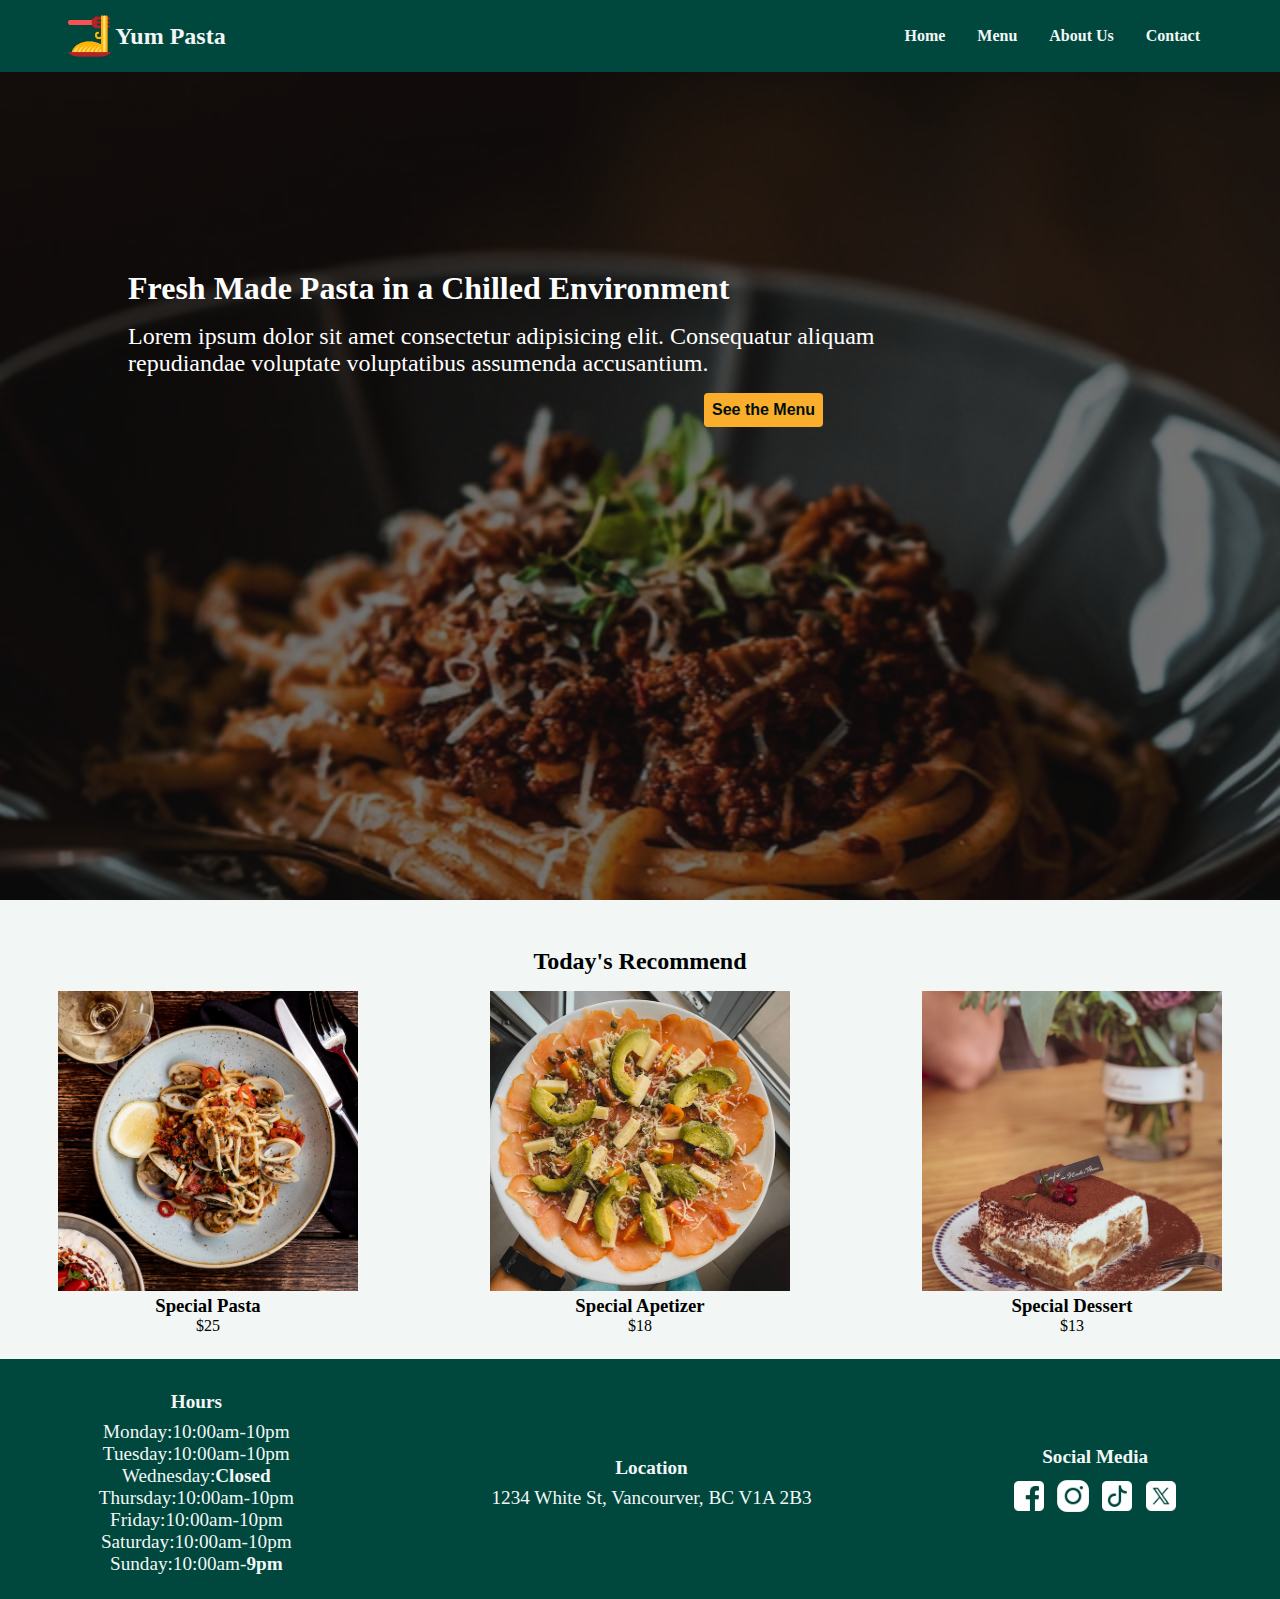
<file: index.html>
<!DOCTYPE html>
<html lang="en">
    <head>
        <meta charset="UTF-8">
        <meta name="viewport" content="width=device-width, initial-scale=1.0">
        <title>yum-pasta</title>
        <link rel="icon" type="image/png" href="./imgs/favicon.png">
        <link rel="stylesheet" href="./css/index.css">
        <link rel="stylesheet" href="./css/general.css">
    </head>

    <body>

        <!-- Hambuger-menu -->
        <div id="mobile-nav">
            <nav class="inner">
                <ul>
                    <li><a href="index.html">Home</a></li>
                    <li><a href="./pages/menu.html">Menu</a></li>
                    <li><a href="./pages/about.html">About Us</a></li>
                    <li><a href="./pages/contact.html">Contact</a></li>
                </ul>
            </nav>

            <div class="toggle">
                <span></span>
                <span></span>
                <span></span>
            </div>

            <div id="mask"></div>

            <main>
                <h1>Yum Pasta</h1>
            </main>
        </div>

        <!-- Normal-nav -->
        <div id="normal-nav">
            <div class="name">
                <a href="index.html">
                    <img src="./imgs/icon.png" alt="">                
                    <h1>Yum Pasta</h1>
                </a>
            </div>
    
            <div class="nav-container">
                <ul>
                    <li><a href="index.html">Home</a></li>
                    <li><a href="./pages/menu.html">Menu</a></li>
                    <li><a href="./pages/about.html">About Us</a></li>
                    <li><a href="./pages/contact.html">Contact</a></li>
                </ul>
            </div>
        </div>
        

        <!-- Hero -->
        <div id="hero">
            <div class="hero-content">
                <h3>Fresh Made Pasta in a Chilled Environment</h3>
                <p>Lorem ipsum dolor sit amet consectetur adipisicing elit. 
                    Consequatur aliquam repudiandae voluptate voluptatibus assumenda accusantium.</p>
                <input type="button" onclick="location.href='./pages/menu.html'" value="See the Menu">            
            </div>
        </div>



        <!-- Recommendation -->
        <section>
            <div class="recommend">
                <h2>Today's Recommend</h2>
                <div class="recommend-container">
                    <div class="recommend-item">
                        <img src="./imgs/pasta1.jpg" alt="special pasta">
                        <h3>Special Pasta</h3>
                        <p>$25</p>
                    </div>
                    <div class="recommend-item">
                        <img src="./imgs/apetizer.jpg" alt="special pasta">
                        <h3>Special Apetizer</h3>
                        <p>$18</p>
                    </div>
                    <div class="recommend-item">
                        <img src="./imgs/dessert.jpg" alt="special pasta">
                        <h3>Special Dessert</h3>
                        <p>$13</p>
                    </div>
                </div>    
            </div>
        </section>

        <!-- Footter -->
        <div class="footer-area">
            <div class="footer-lists">
                <div class="footer-item">
                    <p>Hours</p>
                    <ul>
                        <li>Monday:10:00am-10pm</li>
                        <li>Tuesday:10:00am-10pm</li>
                        <li>Wednesday:<strong>Closed</strong></li>
                        <li>Thursday:10:00am-10pm</li>
                        <li>Friday:10:00am-10pm</li>
                        <li>Saturday:10:00am-10pm</li>
                        <li>Sunday:10:00am-<strong>9pm</strong></li>
                    </ul>
                </div>
                <div class="footer-item">
                    <p>Location</p>
                    <p>1234 White St, Vancourver, BC V1A 2B3</p>
                </div>
                <div class="footer-item">
                    <p>Social Media</p>
                    <div class="sns">
                        <a href="#"><img src="./imgs/facebook-white.png" alt="facebook icon"></a>
                        <a href="#"><img src="./imgs/instagram-white.png" alt="instagram icon"></a>
                        <a href="#"><img src="./imgs/tiktok-white.png" alt="tiktok icon"></a>
                        <a href="#"><img src="./imgs/twitterx-white.png" alt="twitterx icon"></a>
                    </div>
                </div>
            </div>
        </div>

        <script src="./js/index.js"></script>
    </body>
</html>
</file>
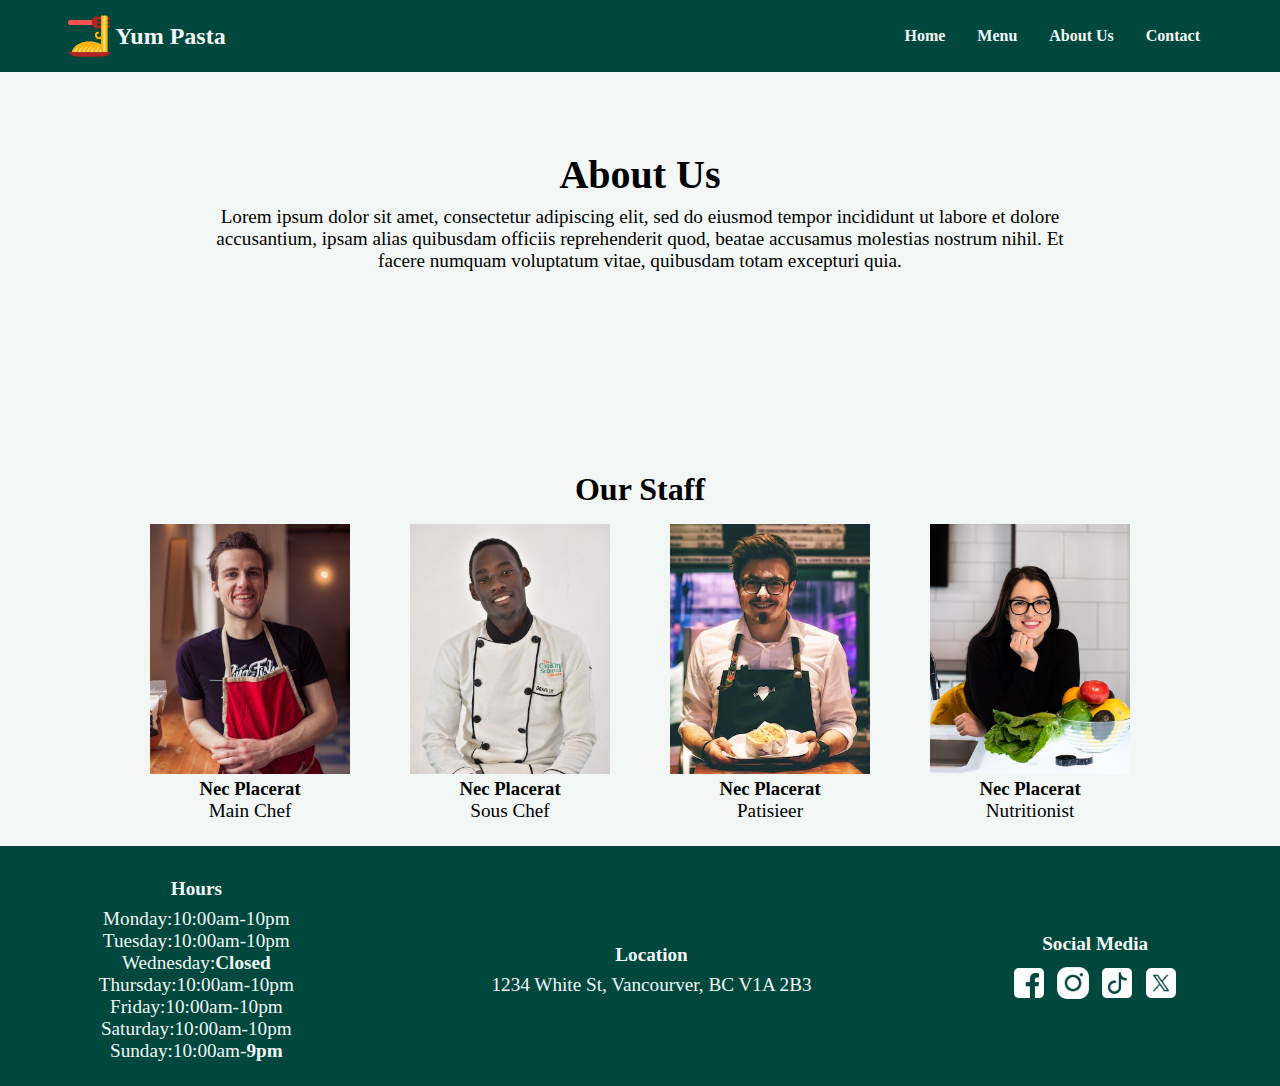
<file: pages/about.html>
<!DOCTYPE html>
<html lang="en">
    <head>
        <meta charset="UTF-8">
        <meta name="viewport" content="width=device-width, initial-scale=1.0">
        <title>About Us</title>
        <link rel="icon" type="image/png" href="../imgs/favicon.png">
        <link rel="stylesheet" href="../css/index.css">
        <link rel="stylesheet" href="../css/general.css">
        <link rel="stylesheet" href="../css/about.css">
    </head>

    <body>

        <!-- Hambuger-menu -->
        <div id="mobile-nav">
            <nav class="inner">
                <ul>
                    <li><a href="../index.html">Home</a></li>
                    <li><a href="./menu.html">Menu</a></li>
                    <li><a href="./about.html">About Us</a></li>
                    <li><a href="./contact.html">Contact</a></li>
                </ul>
            </nav>

            <div class="toggle">
                <span></span>
                <span></span>
                <span></span>
            </div>

            <div id="mask"></div>

            <main>
                <p>Yum Pasta</p>
            </main>
        </div>

        <!-- Normal-nav -->
        <div id="normal-nav">
            <div class="name">
                <a href="../index.html">
                    <img src="../imgs/icon.png" alt="">                
                    <p>Yum Pasta</p>
                </a>
            </div>
    
            <div class="nav-container">
                <ul>
                    <li><a href="../index.html">Home</a></li>
                    <li><a href="./menu.html">Menu</a></li>
                    <li><a href="./about.html">About Us</a></li>
                    <li><a href="./contact.html">Contact</a></li>
                </ul>
            </div>
        </div>        

        <!-- About Us -->
        <div class="about-us">
            <section class="concept-container">
                <div class="concept-item text">
                    <h1>About Us</h1>
                    <p>Lorem ipsum dolor sit amet, consectetur adipiscing elit, 
                        sed do eiusmod tempor incididunt ut labore et 
                        dolore accusantium, ipsam alias quibusdam officiis reprehenderit quod, 
                        beatae accusamus molestias nostrum nihil. 
                        Et facere numquam voluptatum vitae, quibusdam 
                        totam excepturi quia. 
                    </p>
                </div>
            </section>

            <section class="staff">
                <h2>Our Staff</h2>
                <div class="staff-container">
                    <div class="staff-item">
                        <img src="../imgs/about/staff1.jpg" alt="">
                        <h3>Nec Placerat</h3>
                        <p>Main Chef</p>
                    </div>
                    <div class="staff-item">
                        <img src="../imgs/about/staff2.jpg" alt="">
                        <h3>Nec Placerat</h3>
                        <p>Sous Chef</p>
                    </div>
                    <div class="staff-item">
                        <img src="../imgs/about/staff3.jpg" alt="">
                        <h3>Nec Placerat</h3>
                        <p>Patisieer</p>
                    </div>
                    <div class="staff-item">
                        <img src="../imgs/about/staff4.jpg" alt="">
                        <h3>Nec Placerat</h3>
                        <p>Nutritionist</p>
                    </div>    
                </div>
            </section>
        </div>

        <!-- Footter -->
        <div class="footer-area">
            <div class="footer-lists">
                <div class="footer-item">
                    <p>Hours</p>
                    <ul>
                        <li>Monday:10:00am-10pm</li>
                        <li>Tuesday:10:00am-10pm</li>
                        <li>Wednesday:<strong>Closed</strong></li>
                        <li>Thursday:10:00am-10pm</li>
                        <li>Friday:10:00am-10pm</li>
                        <li>Saturday:10:00am-10pm</li>
                        <li>Sunday:10:00am-<strong>9pm</strong></li>
                    </ul>
                </div>
                <div class="footer-item">
                    <p>Location</p>
                    <p>1234 White St, Vancourver, BC V1A 2B3</p>
                </div>
                <div class="footer-item">
                    <p>Social Media</p>
                    <div class="sns">
                        <a href="#"><img src="../imgs/facebook-white.png" alt="facebook icon"></a>
                        <a href="#"><img src="../imgs/instagram-white.png" alt="instagram icon"></a>
                        <a href="#"><img src="../imgs/tiktok-white.png" alt="tiktok icon"></a>
                        <a href="#"><img src="../imgs/twitterx-white.png" alt="twitterx icon"></a>
                    </div>
                </div>
            </div>
        </div>

        
        <script src="../js/index.js"></script>
    </body>
</html>
</file>
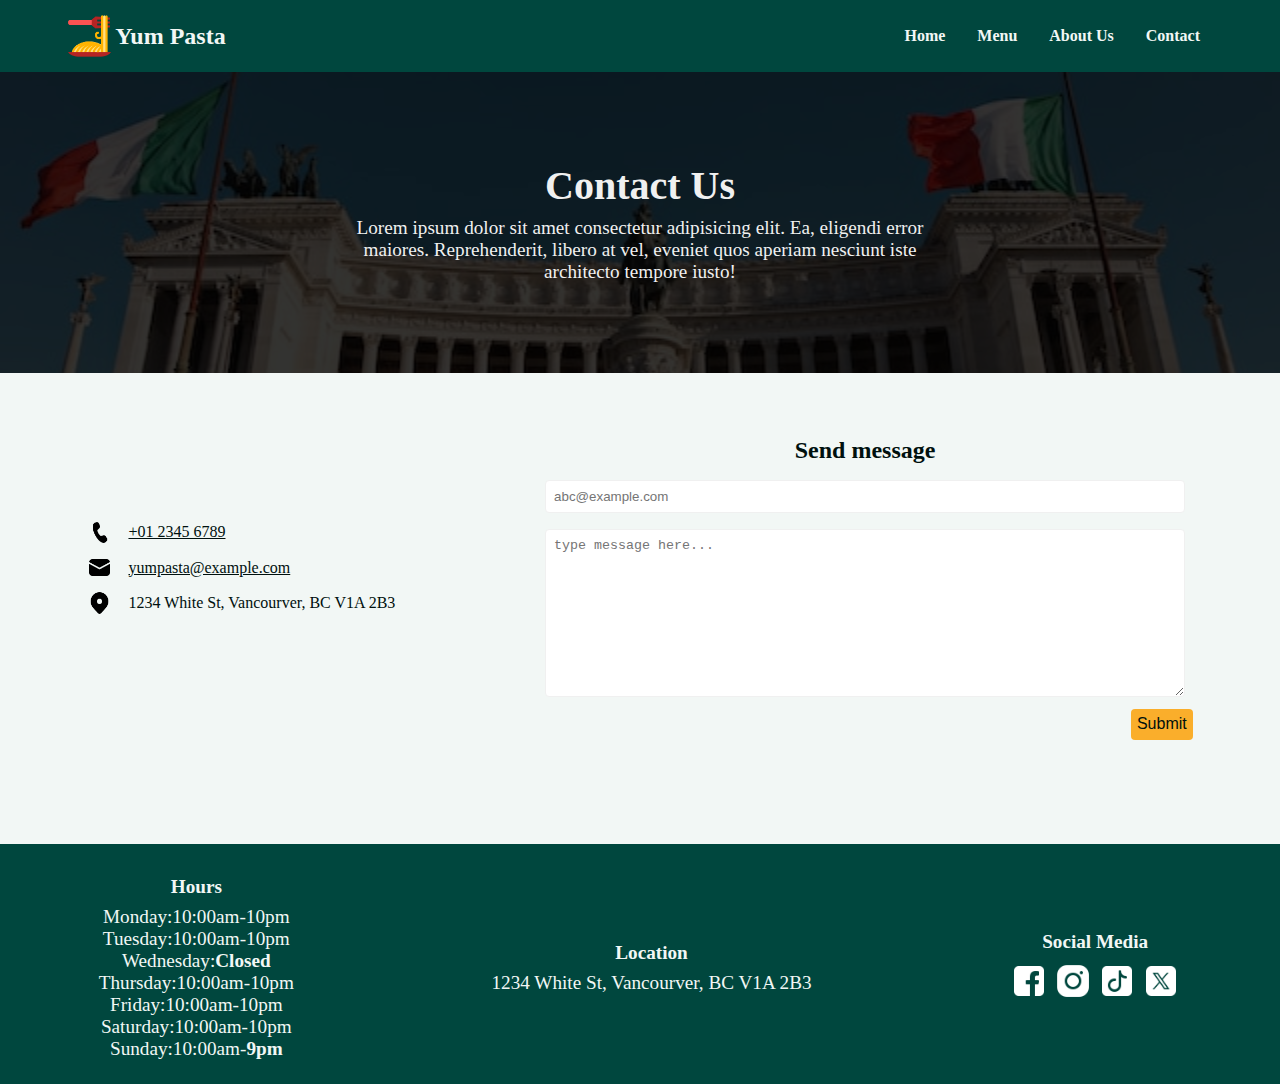
<file: pages/contact.html>
<!DOCTYPE html>
<html lang="en">
    <head>
        <meta charset="UTF-8">
        <meta name="viewport" content="width=device-width, initial-scale=1.0">
        <title>Contact</title>
        <link rel="icon" type="image/png" href="../imgs/favicon.png">
        <link rel="stylesheet" href="../css/index.css">
        <link rel="stylesheet" href="../css/general.css">
        <link rel="stylesheet" href="../css/contact.css">

    </head>

    <body>

        <!-- Hambuger-menu -->
        <div id="mobile-nav">
            <nav class="inner">
                <ul>
                    <li><a href="../index.html">Home</a></li>
                    <li><a href="./menu.html">Menu</a></li>
                    <li><a href="./about.html">About Us</a></li>
                    <li><a href="./contact.html">Contact</a></li>
                </ul>
            </nav>

            <div class="toggle">
                <span></span>
                <span></span>
                <span></span>
            </div>

            <div id="mask"></div>

            <main>
                <p>Yum Pasta</p>
            </main>
        </div>

        <!-- Normal-nav -->
        <div id="normal-nav">
            <div class="name">
                <a href="../index.html">
                    <img src="../imgs/icon.png" alt="">                
                    <p>Yum Pasta</p>
                </a>
            </div>
    
            <div class="nav-container">
                <ul>
                    <li><a href="../index.html">Home</a></li>
                    <li><a href="./menu.html">Menu</a></li>
                    <li><a href="./about.html">About Us</a></li>
                    <li><a href="./contact.html">Contact</a></li>
                </ul>
            </div>
        </div>        

        <!-- Contact -->
        <section>
            <div class="contact">
                <div class="contact-title">
                    <h1>Contact Us</h1>
                    <p>Lorem ipsum dolor sit amet consectetur adipisicing elit. 
                        Ea, eligendi error maiores. Reprehenderit, libero at vel, 
                        eveniet quos aperiam nesciunt iste architecto tempore iusto!
                    </p>    
                </div>
                <div class="contact-info">
                    <div class="contact-container link">
                        <div class="contact-item">
                            <img src="../imgs/contact/phone.png" alt="phone">
                            <p><a href="tel:+0123456789" id="phone">+01 2345 6789</a></p>
                        </div>
                        <div class="contact-item">
                            <img src="../imgs/contact/email.png" alt="email">
                            <p><a href="mailto:yumpasta@example.com">yumpasta@example.com</a></p>
                        </div>
                        <div class="contact-item">
                            <img src="../imgs/contact/map.png" alt="adress">
                            <p>1234 White St, Vancourver, BC V1A 2B3</p>
                        </div>
                    </div>
                    <div class="contact-container">
                        <form action="#">
                            <h2>Send message</h2>
                            <input type="email" name="email" id="email" placeholder="abc@example.com"><br>
                            <textarea name="textarea" id="textarea" cols="30" rows="10" placeholder="type message here..."></textarea><br>
                            <button type="submit" id="submit">Submit</button>
                        </form>
                    </div>
                </div>
            </div>
        </section>

        <!-- Footter -->
        <div class="footer-area">
            <div class="footer-lists">
                <div class="footer-item">
                    <p>Hours</p>
                    <ul>
                        <li>Monday:10:00am-10pm</li>
                        <li>Tuesday:10:00am-10pm</li>
                        <li>Wednesday:<strong>Closed</strong></li>
                        <li>Thursday:10:00am-10pm</li>
                        <li>Friday:10:00am-10pm</li>
                        <li>Saturday:10:00am-10pm</li>
                        <li>Sunday:10:00am-<strong>9pm</strong></li>
                    </ul>
                </div>
                <div class="footer-item">
                    <p>Location</p>
                    <p>1234 White St, Vancourver, BC V1A 2B3</p>
                </div>
                <div class="footer-item">
                    <p>Social Media</p>
                    <div class="sns">
                        <a href="#"><img src="../imgs/facebook-white.png" alt="facebook icon"></a>
                        <a href="#"><img src="../imgs/instagram-white.png" alt="instagram icon"></a>
                        <a href="#"><img src="../imgs/tiktok-white.png" alt="tiktok icon"></a>
                        <a href="#"><img src="../imgs/twitterx-white.png" alt="twitterx icon"></a>
                    </div>
                </div>
            </div>
        </div>

        
        <script src="../js/index.js"></script>
    </body>
</html>
</file>
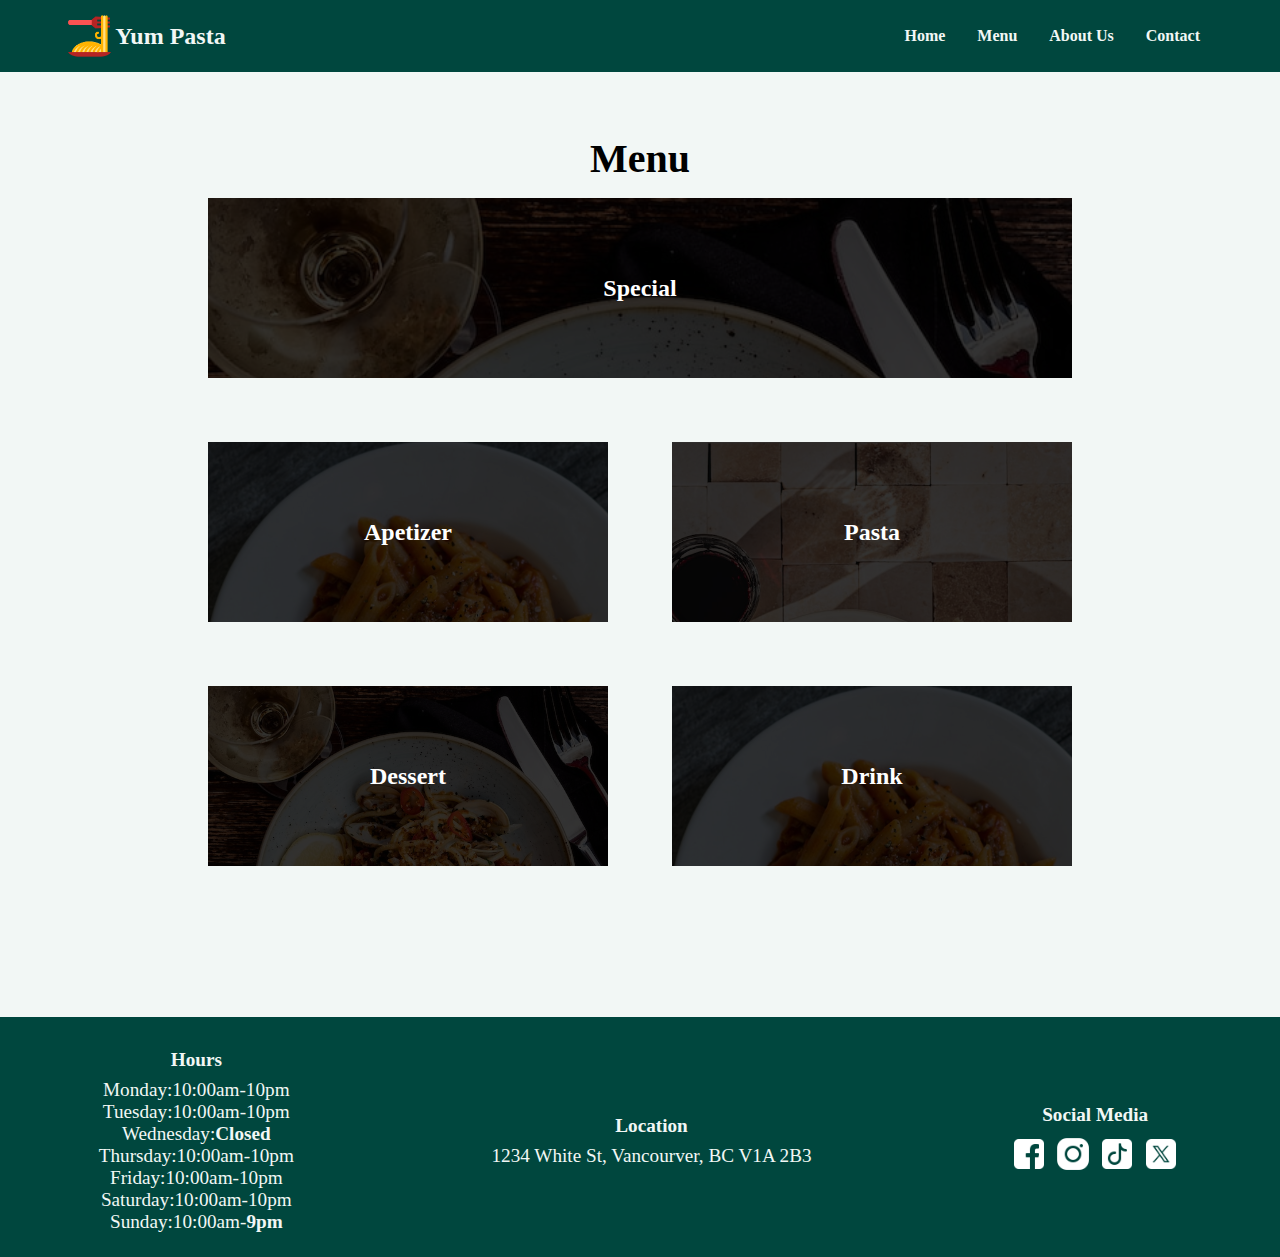
<file: pages/menu.html>
<!DOCTYPE html>
<html lang="en">
    <head>
        <meta charset="UTF-8">
        <meta name="viewport" content="width=device-width, initial-scale=1.0">
        <title>Menu</title>
        <link rel="icon" type="image/png" href="../imgs/favicon.png">
        <link rel="stylesheet" href="../css/index.css">
        <link rel="stylesheet" href="../css/general.css">
        <link rel="stylesheet" href="../css/menu.css">
    </head>

    <body>

        <!-- Hambuger-menu -->
        <div id="mobile-nav">
            <nav class="inner">
                <ul>
                    <li><a href="../index.html">Home</a></li>
                    <li><a href="./menu.html">Menu</a></li>
                    <li><a href="./about.html">About Us</a></li>
                    <li><a href="./contact.html">Contact</a></li>
                </ul>
            </nav>

            <div class="toggle">
                <span></span>
                <span></span>
                <span></span>
            </div>

            <div id="mask"></div>

            <main>
                <p>Yum Pasta</p>
            </main>
        </div>

        <!-- Normal-nav -->
        <div id="normal-nav">
            <div class="name">
                <a href="../index.html">
                    <img src="../imgs/icon.png" alt="">                
                    <p>Yum Pasta</p>
                </a>
            </div>
    
            <div class="nav-container">
                <ul>
                    <li><a href="../index.html">Home</a></li>
                    <li><a href="./menu.html">Menu</a></li>
                    <li><a href="./about.html">About Us</a></li>
                    <li><a href="./contact.html">Contact</a></li>
                </ul>
            </div>
        </div>        

        <!-- Menu -->
        <section>
            <div class="menu-container">
                <h1>Menu</h1>
                <div class="menu-lists">
                    <section class="menu-item" onclick="jumpToPage('special.html')">
                        <h2>Special</h2>
                    </section>
                    <section class="menu-item" onclick="jumpToPage('special.html')">
                        <h2>Apetizer</h2>
                    </section>
                    <section class="menu-item" onclick="jumpToPage('special.html')">
                        <h2>Pasta</h2>
                    </section>
                    <section class="menu-item" onclick="jumpToPage('special.html')">
                        <h2>Dessert</h2>
                    </section>
                    <section class="menu-item" onclick="jumpToPage('special.html')">
                        <h2>Drink</h2>
                    </section>
                </div>
            </div>
        </section>
        
        <!-- Footter -->
        <div class="footer-area">
            <div class="footer-lists">
                <div class="footer-item">
                    <p>Hours</p>
                    <ul>
                        <li>Monday:10:00am-10pm</li>
                        <li>Tuesday:10:00am-10pm</li>
                        <li>Wednesday:<strong>Closed</strong></li>
                        <li>Thursday:10:00am-10pm</li>
                        <li>Friday:10:00am-10pm</li>
                        <li>Saturday:10:00am-10pm</li>
                        <li>Sunday:10:00am-<strong>9pm</strong></li>
                    </ul>
                </div>
                <div class="footer-item">
                    <p>Location</p>
                    <p>1234 White St, Vancourver, BC V1A 2B3</p>
                </div>
                <div class="footer-item">
                    <p>Social Media</p>
                    <div class="sns">
                        <a href="#"><img src="../imgs/facebook-white.png" alt="facebook icon"></a>
                        <a href="#"><img src="../imgs/instagram-white.png" alt="instagram icon"></a>
                        <a href="#"><img src="../imgs/tiktok-white.png" alt="tiktok icon"></a>
                        <a href="#"><img src="../imgs/twitterx-white.png" alt="twitterx icon"></a>
                    </div>
                </div>
            </div>
        </div>

        <script src="../js/index.js"></script>
    </body>
</html>
</file>
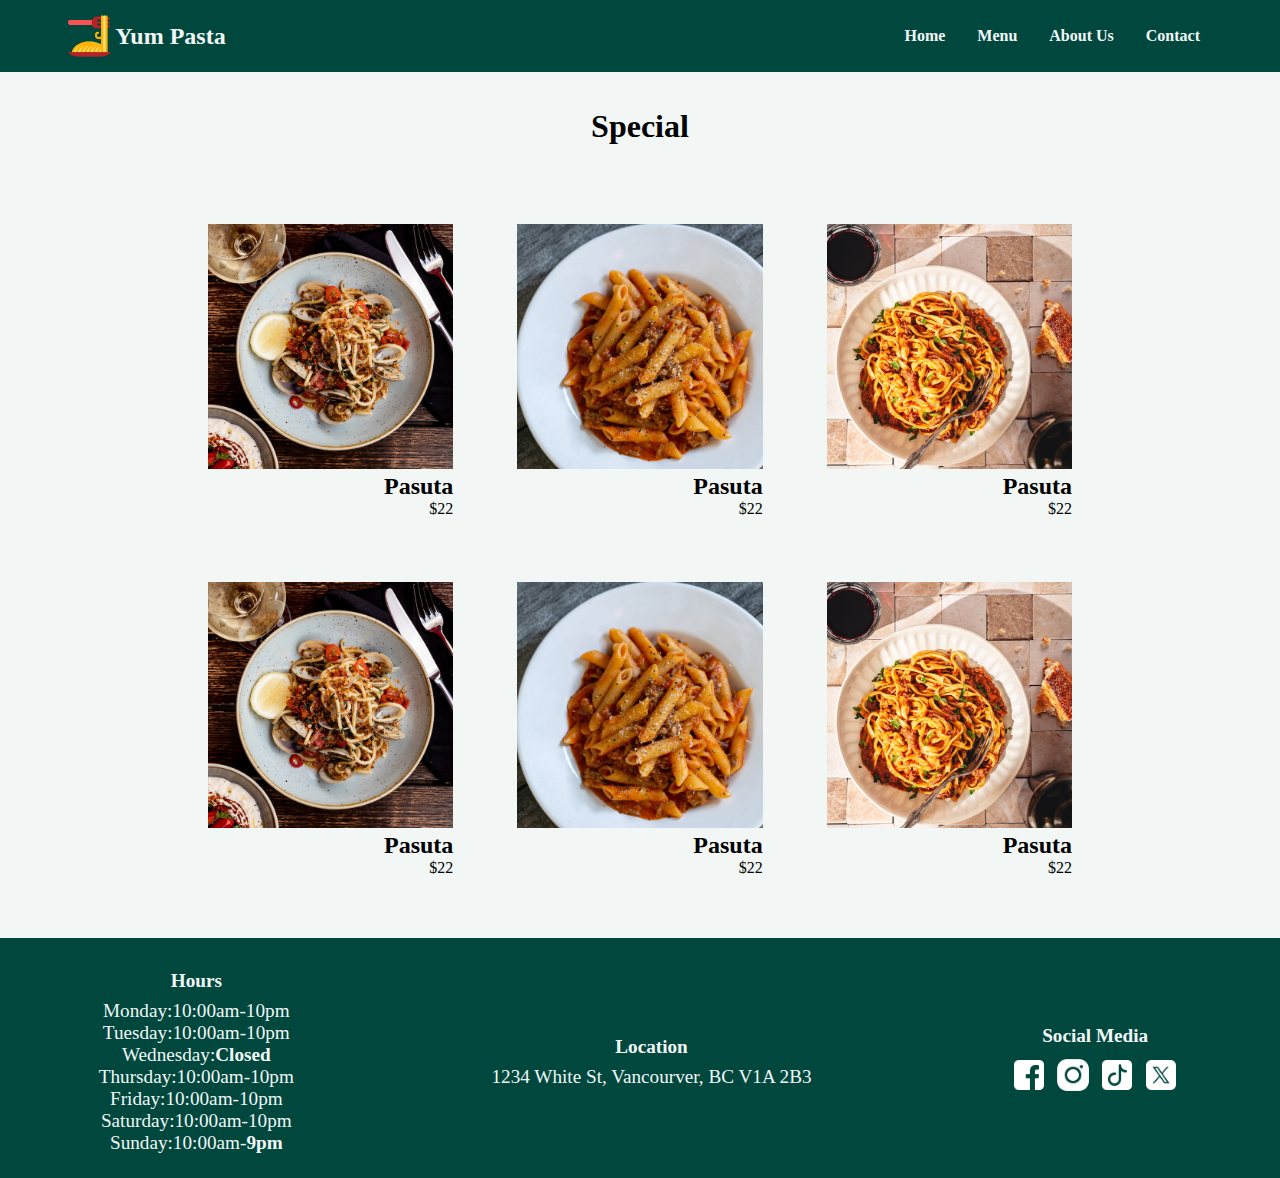
<file: pages/special.html>
<!DOCTYPE html>
<html lang="en">
    <head>
        <meta charset="UTF-8">
        <meta name="viewport" content="width=device-width, initial-scale=1.0">
        <title>Special Menu</title>
        <link rel="icon" type="image/png" href="../imgs/favicon.png">
        <link rel="stylesheet" href="../css/index.css">
        <link rel="stylesheet" href="../css/general.css">
        <link rel="stylesheet" href="../css/special.css">
    </head>

    <body>
        <!-- Hambuger-menu -->
        <div id="mobile-nav">
            <nav class="inner">
                <ul>
                    <li><a href="../index.html">Home</a></li>
                    <li><a href="./menu.html">Menu</a></li>
                    <li><a href="./about.html">About Us</a></li>
                    <li><a href="./contact.html">Contact</a></li>
                </ul>
            </nav>

            <div class="toggle">
                <span></span>
                <span></span>
                <span></span>
            </div>

            <div id="mask"></div>

            <main>
                <p>Yum Pasta</p>
            </main>
        </div>

        <!-- Normal-nav -->
        <div id="normal-nav">
            <div class="name">
                <a href="../index.html">
                    <img src="../imgs/icon.png" alt="">                
                    <p>Yum Pasta</p>
                </a>
            </div>
    
            <div class="nav-container">
                <ul>
                    <li><a href="../index.html">Home</a></li>
                    <li><a href="./menu.html">Menu</a></li>
                    <li><a href="./about.html">About Us</a></li>
                    <li><a href="./contact.html">Contact</a></li>
                </ul>
            </div>
        </div>        

        <!-- Special Menu -->
        <section class="special">
            <h1>Special</h1>
            <div class="item-container">
                <div class="item-card">
                    <img src="../imgs/pasta1.jpg" alt="special menu">
                    <h2>Pasuta</h2>
                    <p>$22</p>
                </div>
                <div class="item-card">
                    <img src="../imgs/pasta2.jpg" alt="special menu">
                    <h2>Pasuta</h2>
                    <p>$22</p>
                </div> 
                <div class="item-card">
                    <img src="../imgs/pasta3.jpg" alt="special menu">
                    <h2>Pasuta</h2>
                    <p>$22</p>
                </div> 
                <div class="item-card">
                    <img src="../imgs/pasta1.jpg" alt="special menu">
                    <h2>Pasuta</h2>
                    <p>$22</p>
                </div> 
                <div class="item-card">
                    <img src="../imgs/pasta2.jpg" alt="special menu">
                    <h2>Pasuta</h2>
                    <p>$22</p>
                </div> 
                <div class="item-card">
                    <img src="../imgs/pasta3.jpg" alt="special menu">
                    <h2>Pasuta</h2>
                    <p>$22</p>
                </div> 
            </div>
        </section>

        <!-- Footter -->
        <div class="footer-area">
            <div class="footer-lists">
                <div class="footer-item">
                    <p>Hours</p>
                    <ul>
                        <li>Monday:10:00am-10pm</li>
                        <li>Tuesday:10:00am-10pm</li>
                        <li>Wednesday:<strong>Closed</strong></li>
                        <li>Thursday:10:00am-10pm</li>
                        <li>Friday:10:00am-10pm</li>
                        <li>Saturday:10:00am-10pm</li>
                        <li>Sunday:10:00am-<strong>9pm</strong></li>
                    </ul>
                </div>
                <div class="footer-item">
                    <p>Location</p>
                    <p>1234 White St, Vancourver, BC V1A 2B3</p>
                </div>
                <div class="footer-item">
                    <p>Social Media</p>
                    <div class="sns">
                        <a href="#"><img src="../imgs/facebook-white.png" alt="facebook icon"></a>
                        <a href="#"><img src="../imgs/instagram-white.png" alt="instagram icon"></a>
                        <a href="#"><img src="../imgs/tiktok-white.png" alt="tiktok icon"></a>
                        <a href="#"><img src="../imgs/twitterx-white.png" alt="twitterx icon"></a>
                    </div>
                </div>
            </div>
        </div>

        <script src="../js/index.js"></script>
    </body>
</html>
</file>
<file: css/index.css>
/* Hero */
@keyframes fadeIn {
    from {
        opacity: 0;
    }
    to {
        opacity: 1;
    }
}

@keyframes zoomIn {
    0% {
        transform: scale(1);
    }
    100% {
        transform: scale(1.1);
    }
}

#hero {
    position: relative;
    height: 100vh;
    background: url(../imgs/hero.jpg);
    background-color: #333;
    background-size: cover;
    background-blend-mode: soft-light;
}

.hero-content {
    position: absolute;
    top: 20%;
    left: 10%;
    max-width: 60%;
    animation: fadeIn 2s ease-in-out;
}

.hero-content h3 {
    color: #fff;
    font-size: 1.5rem;
    margin-bottom: 1rem;
}

.hero-content p {
    color: #fff;
    font-size: 1.2rem;
    margin-bottom: 1rem;
}

.hero-content input {
    padding: .5rem;
    border: none;
    border-radius: 4px;
    font-weight: 800;
    background-color: var(--secondary-color);
    color: var(--font-color);
}

.hero-content input:hover {
    background-color: var(--body-color);
    color: var(--font-color);
}

/* Recommendation */
.recommend h2 {
    text-align: center;
    font-size: 1.5rem;
    padding: 3rem 0 1rem 0;
}

.recommend-container {
    display: grid;
    grid-template-columns: repeat(auto-fit, minmax(300px, 1fr));
    gap: 1rem;
}

.recommend-item {
    text-align: center;
    padding-bottom: 1.5rem;
}

.recommend-item img {
    width: 300px;
    height: 300px;
    object-position: center center;
    object-fit: cover;
}

.recommend-item img:hover {
    animation: zoomIn 0.5s ease-in-out forwards;
}

/* For Tablet */

@media screen and (min-width: 768px) {
    #hero {
        background-position: left center;
    }

    .hero-content {
        top: 15%;
        left: 10%;
        max-width: 60%;
    }

    .hero-content h3 {
        font-size: 2rem;
    }

    .hero-content p {
        font-size: 1.5rem;
    }

    .hero-content input {
        font-size: 1rem;
    }
}

/* For Desktop */
@media only screen and (min-width: 992px) {
    .hero-content input {
        margin-left: 45vw;
    }

    .hero-content {
        position: absolute;
        top: 30%;
        left: 10%;
        max-width: 60%;
    }
}
</file>
<file: css/general.css>
* {
    margin: 0;
    padding: 0;
    box-sizing: border-box;
}

html {
    --body-color: #f2f7f5;
    --primary-color: #00473e;
    --secondary-color: #faae2b;
    --font-color: #00100e;

    /* fdfbed feda78 f77f00 0c0a0a */
}

body {
    background-color: var(--body-color);
}

ul {
    list-style: none;
    margin: 0;
    padding: 0;
    color: var(--body-color);
}


/* Hambarger Menu */
nav {
    display: block;
    width: 40vw;
    position: fixed;
    background-color: var(--body-color);
    top: 0;
    left: -300px;
    bottom: 0;
    transition: all 0.5s;
    z-index: 3;
    opacity: 0;
}

.open nav {
    left: 0;
    opacity: 1;
}

nav .inner {
    padding: 1rem;
}

.inner li {
    margin: 0;
    border-bottom: 1px solid var(--font-color);
}

.inner a {
    display: block;
    text-decoration: none;
    color: var(--font-color);
    font-size: 1rem;
    padding: 1rem;
    transition-duration: 0.2s;
}

.inner a:hover {
    background-color: #faae2b93;
}

/* Toggle */
.toggle {
    display: block;
    position: fixed;
    top: 20px;
    right: 30px;
    width: 30px;
    height: 30px;
    z-index: 3;
    cursor: pointer;
}

.toggle span {
    position: absolute;
    display: block;
    left: 0;
    width: 30px;
    height: 2px;
    background-color: var(--secondary-color);
    transition: all 0.5s;
    border-radius: 4px;
}

.toggle span:nth-child(1) {
    top: 4px;
}

.toggle span:nth-child(2) {
    top: 14px;
}

.toggle span:nth-child(3) {
    bottom: 4px;
}

.open .toggle span {
    background-color: var(--body-color);
}

.open .toggle span:nth-child(1) {
    transform: translateY(10px) rotate(-315deg);
}

.open .toggle span:nth-child(2) {
    opacity: 0;
}

.open .toggle span:nth-child(3) {
    transform: translateY(-10px) rotate(315deg);
}

/* Mask */
#mask {
    display: none;
    transition: all 0.5s;
}

.open #mask {
    display: block;
    background-color: #000;
    width: 100%;
    height: 100%;
    top: 0;
    left: 0;
    position: fixed;
    opacity: 0.8;
    cursor: pointer;
}

main {
    background-color: var(--primary-color);
    height: 7vh;
    padding: 1rem;
}

main h1 {
    text-align: center;
    color: var(--body-color);
}

main p {
    font-size: 1.5rem;
    text-align: center;
    color: var(--body-color);
}

/* Normal nav */
#normal-nav {
    display: none;
    width: 100vw;
    background-color: var(--primary-color);
    position: fixed;
    top: 0;
    left: 0;
    z-index: 3;
}

#normal-nav p {
    font-size: 1.5rem;
    font-weight: 800;
    text-align: center;
    color: var(--body-color);
}

/* Footer */
.footer-area {
    background-color: var(--primary-color);
    text-align: center;
}

.footer-item {
    padding: 1.5rem;
}

.footer-item p:first-child {
    margin: 0.5rem;
    font-weight: 600;
    font-size: 1.2rem;
}

.footer-item p {
    color: var(--body-color);
}

.sns img {
    width: 40px;
}

/* For Tablet */
@media only screen and (min-width: 768px) {
    #normal-nav {
        display: flex;
        justify-content: space-between;
        align-items: center;
        padding: 0 5vw;
        height: max-content;
        line-height: 8vh;
        background-color: var(--primary-color);
    }

    #normal-nav h1 {
        color: var(--body-color);    
    }

    #normal-nav a {
        text-decoration: none;
        color: var(--body-color);    
    }

    #normal-nav a:hover {
        color: var(--font-color);
    }

    .name a {
        display: flex;
        justify-content: center;
        align-items: center;
    }

    .name img {
        width: 4vw;
    }

    .name h1 {
        font-size: 1.5rem;
    }

    .nav-container ul {
        display: flex;
    }

    .nav-container li {
        cursor: pointer;
        height: 100%;
        padding: 0 1rem;
        transition: .4s;
        font-weight: 800;
    }

    .nav-container li a{
        display: inline-block;
        height: 100%;
    }

    .nav-container li:hover {
        background-color: var(--body-color);
        color: var(--font-color);
    }

    .toggle {
        display: none;
    }

    main {
        display: none;
    }
} 


/* For Desktop */
@media only screen and (min-width: 992px) {
    /* Footer */
    .footer-lists {
        display: flex;
        justify-content: space-around;
        align-items: center;
    }

    .footer-item li,
    .footer-item p {
        font-size: 1.2rem;
    }
}
</file>
<file: css/about.css>
/* About Us */
@keyframes slideInFromBottom {
    0% {
        transform: translateY(100%);
        opacity: 0;
    }
    100% {
        transform: translateY(0);
        opacity: 1;
    }
}

/* Concept section */
.concept-container {
    padding: 1rem 0;
    text-align: center;
    animation: slideInFromBottom 1.5s ease-in-out 0.3s 1 normal both paused;
}

.concept-item h1 {
    text-align: center;
    font-size: 1.5rem;
}

.text {
    padding: 1rem;
}

.text p {
    margin-top: .5rem;
}

/* Staff section */
.staff {
    padding: 1rem 0;
}

.staff h2 {
    text-align: center;
    font-size: 1.2rem;
    padding: 3rem 0 1rem 0;
}

.staff-container {
    display: grid;
    grid-template-columns: repeat(auto-fit, minmax(200px, 1fr));
    gap: 1rem;
}

.staff-item {
    text-align: center;
    padding-bottom: 1.5rem;
}

.staff-container img {
    width: 200px;
    height: 250px;
    object-position: center top;
    object-fit: cover;
}


/* For Tablet */
@media screen and (min-width: 768px) {
    .concept-container {
        padding: 10vh 10vw;
    }
    
    .staff {
        padding: 0 10vw;
    }
}

/* For Desktop */
@media only screen and (min-width: 992px) {
    p {
        font-size: 1.2rem;
    }

    .concept-container {
        padding: 15vh 15vw;
    }

    .concept-item h1 {
        font-size: 2.5rem;
    }

    .staff h2 {
        font-size: 2rem;
    }
}
</file>
<file: css/contact.css>
/* Contact */

.contact-title {
    padding: 5vh 10vw;
    text-align: center;
    background-image: url(../imgs/about/concept1.jpg);
    background-color: #333;
    background-size: cover;
    background-blend-mode: multiply;
    background-position: center center;
    color: #f0f0f0;
}

.contact-title h1 {
    margin-bottom: 0.5rem;
    font-size: 1.5rem;
}

/* Contact info */
.contact-info {
    display: block;
    margin: 2rem 1rem;
}

.contact-container {
    width: max-content;
    margin: 0 auto;
}

.contact-item {
    display: flex;
    text-align: center;
    align-items: center;
    margin-bottom: .6rem;
}

.contact-item img {
    width: 6vw;
    margin-right: 1rem;
}

.contact-item a {
    list-style: none;
    color: var(--font-color);
}

.contact-item p {
    color: var(--font-color);
}

/* Contact form */
.contact-container form {
    display: block;
    margin-top: 2rem;
}

form h2, input, textarea {
    margin: .5rem;
}

form h2 {
    text-align: center;
    color: var(--font-color);
}

input, textarea {
    padding: 0.5rem;
    border: 1px solid #f0f0f0;
    border-radius: 4px;
    width: 70vw;
}

input:focus, 
textarea:focus {
    background-color: aliceblue;
    
}

button {
    padding: 0.4rem;
    background-color: var(--secondary-color);
    color: var(--font-color);
    border: none;
    border-radius: 4px;
    cursor: pointer;
    float: right;
}



/* For Tablet */

@media screen and (min-width: 768px) {
    .contact {
        padding: 8vh 0;
    }

    .contact-title {
        padding: 10vh 10vw;
    }

    .contact-item img {
        width: 4vw;
        margin-right: 1rem;
    }

    button {
        font-size: 1rem;
    }
}

/* For Desktop */
@media only screen and (min-width: 992px) {
    .contact-title h1 {
        font-size: 2.5rem;
    }

    .contact-title p {
        width: 60%;
        margin: 0 auto;
        font-size: 1.2rem;
    }

    /* Contact info */
    .contact-info {
        display: flex;
        justify-content: center;
        align-items: center;
    }

    .link {
        width: max-content;
    }

    .contact-item img {
        width: 2vw;
        margin-right: 1rem;
    }

    /* Contact form */
    input, textarea {
        width: 50vw;
    }
}
</file>
<file: css/menu.css>
/* Menu */
.menu-container {
    padding: 5vh 10vw;
}

.menu-container h1 {
    text-align: center;
}

.menu-lists {
    display: block;
}

.menu-item {
    margin: 1rem;
    min-height: 20vh;
    background-color: #333;
    background-size: cover;
    background-blend-mode: multiply;
    cursor: pointer;
    position: relative;
}

.menu-item h2 {
    text-align: center;
    padding: 25%;
    color: #fff;
    position: absolute;
    top: 50%;
    left: 50%;
    transform: translateY(-50%) translateX(-50%);
}

.menu-item:hover {
    background-color: #f0f0f0;
    transition: 0.5s;
}

.menu-item:nth-child(1) {
    background-image: url(../imgs/pasta1.jpg);
}

.menu-item:nth-child(2) {
    background-image: url(../imgs/pasta2.jpg);
}

.menu-item:nth-child(3) {
    background-image: url(../imgs/pasta3.jpg);
}

.menu-item:nth-child(4) {
    background-image: url(../imgs/pasta1.jpg);
}

.menu-item:nth-child(5) {
    background-image: url(../imgs/pasta2.jpg);
}


/* For Tablet */
@media screen and (min-width: 768px) {
    .menu-container {
        padding: 10vh 10vw;
    }

    .menu-lists {
        display: grid;
        grid-template-columns: repeat(2, 1fr);
        grid-template-rows: repeat(3, 1fr);
        gap: 2rem;
    }

    .menu-item:nth-child(1) {
        grid-column: 1 / 3;
        grid-row: 1 / 2;
    }
}

/* For Desktop */
@media only screen and (min-width: 992px) {
    .menu-container {
        padding: 15vh 15vw;
    }

    .menu-container h1 {
        font-size: 2.5rem;
    }
}
</file>
<file: css/special.css>
.special {
    padding: 5vh 10vw;
}

.special h1 {
    text-align: center;
    font-weight: 800;
    margin: 7vh 0;
}

.item-container {
    display: block;
}

.item-card {
    padding: 1rem;
}

.item-card img {
    width: 100%;
    aspect-ratio: 1 / 1;
    object-fit: cover;
}

.item-card h2, .item-card p {
    text-align: right;
}


/* For Tablet */
@media screen and (min-width: 768px) {
    .item-container {
        display: grid;
        grid-template-columns: repeat(2, 1fr);
        grid-template-rows: repeat(auto, 1fr);
        gap: 2rem;
    }

}

/* For Desktop */
@media only screen and (min-width: 992px) {
    .special {
        padding: 5vh 15vw;
    }

    .item-container {
        display: grid;
        grid-template-columns: repeat(3, 1fr);
        grid-template-rows: repeat(auto, 1fr);
        gap: 2rem;
    }
}
</file>
